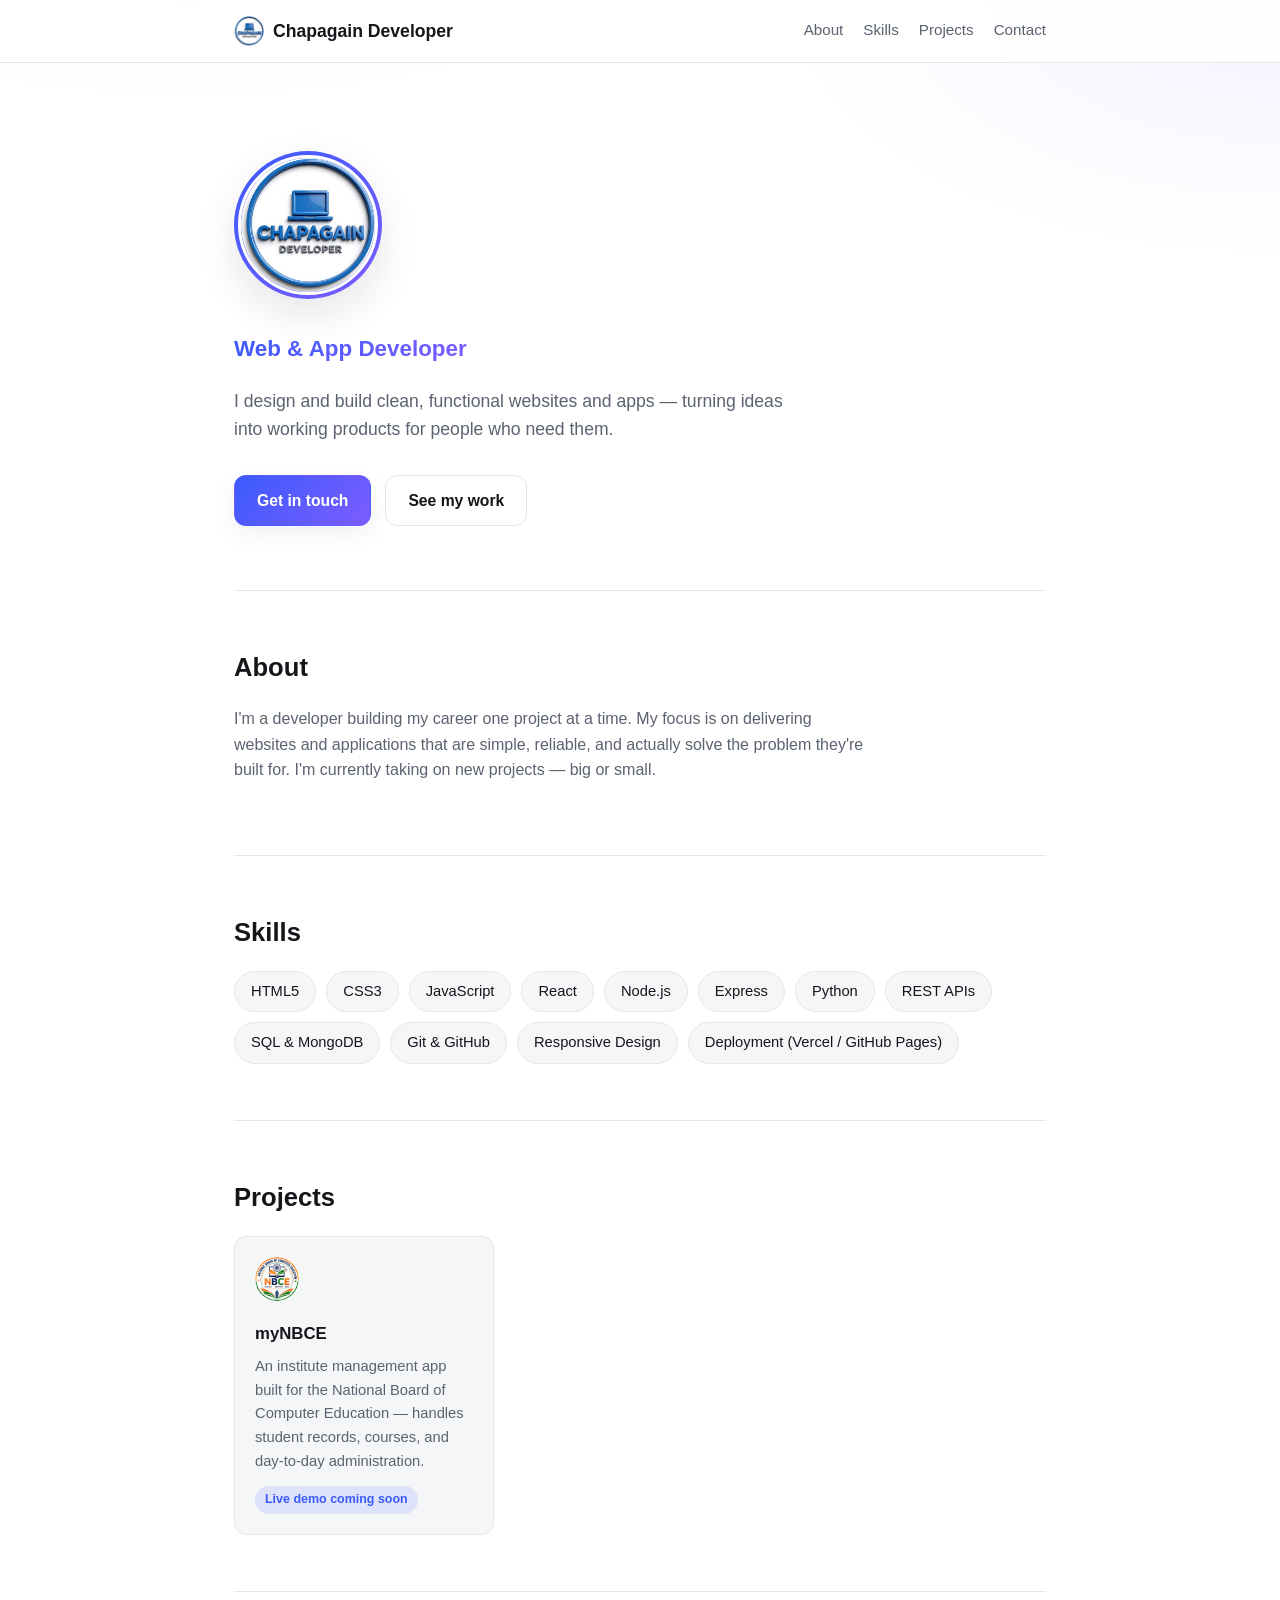
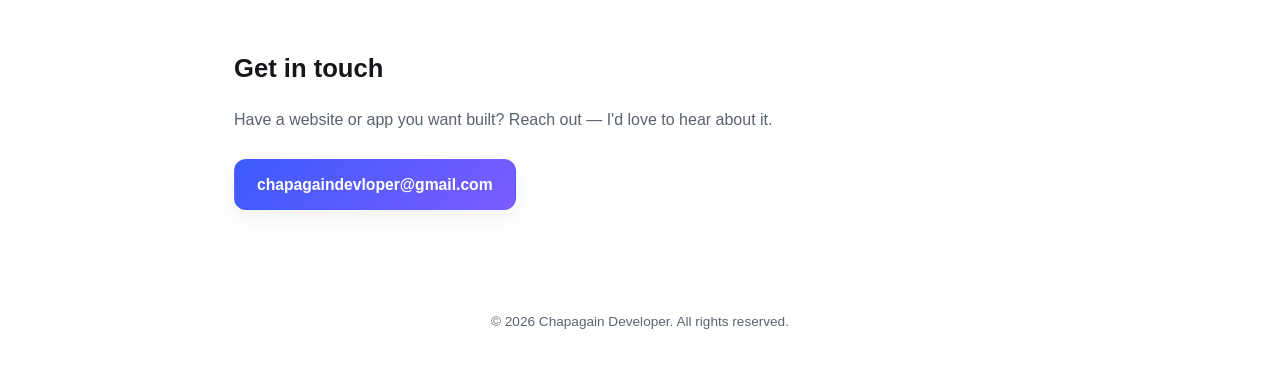
<file: index.html>
<!DOCTYPE html>
<html lang="en">
<head>
<meta charset="UTF-8">
<meta name="viewport" content="width=device-width, initial-scale=1.0">
<title>Chapagain Developer — Web & App Developer</title>
<meta name="description" content="Chapagain Developer — Web & App Developer. Building clean, functional websites and apps.">
<link rel="icon" type="image/png" href="assets/logo.png">
<link rel="stylesheet" href="style.css">
</head>
<body>

<header class="nav">
  <div class="nav-inner">
    <a href="#top" class="logo">
      <img src="assets/logo.png" alt="" class="logo-icon">
      Chapagain Developer
    </a>
    <nav>
      <a href="#about">About</a>
      <a href="#skills">Skills</a>
      <a href="#projects">Projects</a>
      <a href="#contact">Contact</a>
    </nav>
  </div>
</header>

<main>
  <section id="top" class="hero">
    <div class="hero-photo-wrap">
      <img class="hero-photo" src="assets/profile.jpg" alt="Chapagain Developer logo">
    </div>
    <h1 class="sr-only">Chapagain Developer</h1>
    <p class="tagline">Web &amp; App Developer</p>
    <p class="hero-text">I design and build clean, functional websites and apps — turning ideas into working products for people who need them.</p>
    <div class="hero-actions">
      <a href="#contact" class="btn btn-primary">Get in touch</a>
      <a href="#projects" class="btn btn-ghost">See my work</a>
    </div>
  </section>

  <section id="about" class="section">
    <h2>About</h2>
    <p>I'm a developer building my career one project at a time. My focus is on delivering websites and applications that are simple, reliable, and actually solve the problem they're built for. I'm currently taking on new projects — big or small.</p>
  </section>

  <section id="skills" class="section">
    <h2>Skills</h2>
    <ul class="skills-grid">
      <li>HTML5</li>
      <li>CSS3</li>
      <li>JavaScript</li>
      <li>React</li>
      <li>Node.js</li>
      <li>Express</li>
      <li>Python</li>
      <li>REST APIs</li>
      <li>SQL &amp; MongoDB</li>
      <li>Git &amp; GitHub</li>
      <li>Responsive Design</li>
      <li>Deployment (Vercel / GitHub Pages)</li>
    </ul>
  </section>

  <section id="projects" class="section">
    <h2>Projects</h2>
    <div class="projects-grid">
      <div class="project-card">
        <img class="project-logo" src="assets/project-mynbce.png" alt="myNBCE logo">
        <h3>myNBCE</h3>
        <p>An institute management app built for the National Board of Computer Education — handles student records, courses, and day-to-day administration.</p>
        <span class="project-status">Live demo coming soon</span>
      </div>
    </div>
  </section>

  <section id="contact" class="section contact">
    <h2>Get in touch</h2>
    <p>Have a website or app you want built? Reach out — I'd love to hear about it.</p>
    <a class="btn btn-primary" href="mailto:chapagaindevloper@gmail.com">chapagaindevloper@gmail.com</a>
  </section>
</main>

<footer class="footer">
  <p>&copy; <span id="year"></span> Chapagain Developer. All rights reserved.</p>
</footer>

<script src="script.js"></script>
</body>
</html>
</file>
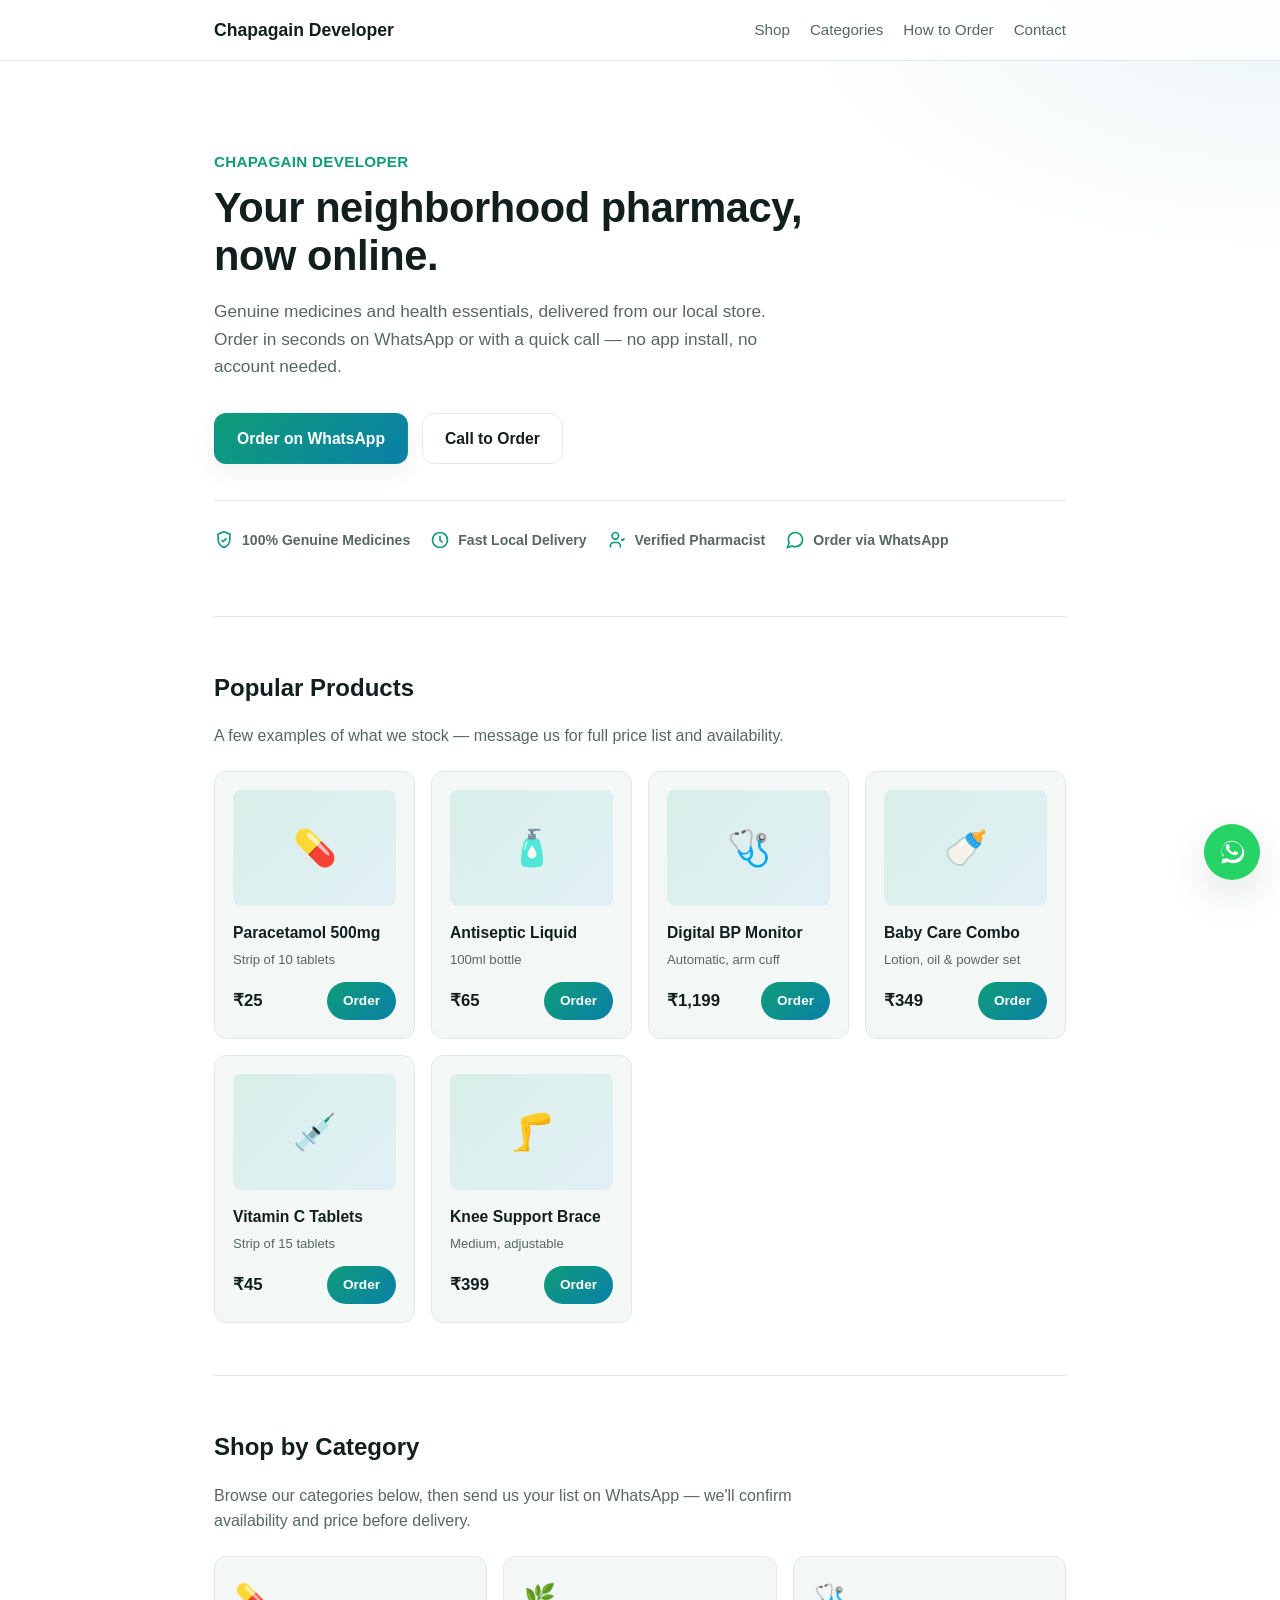
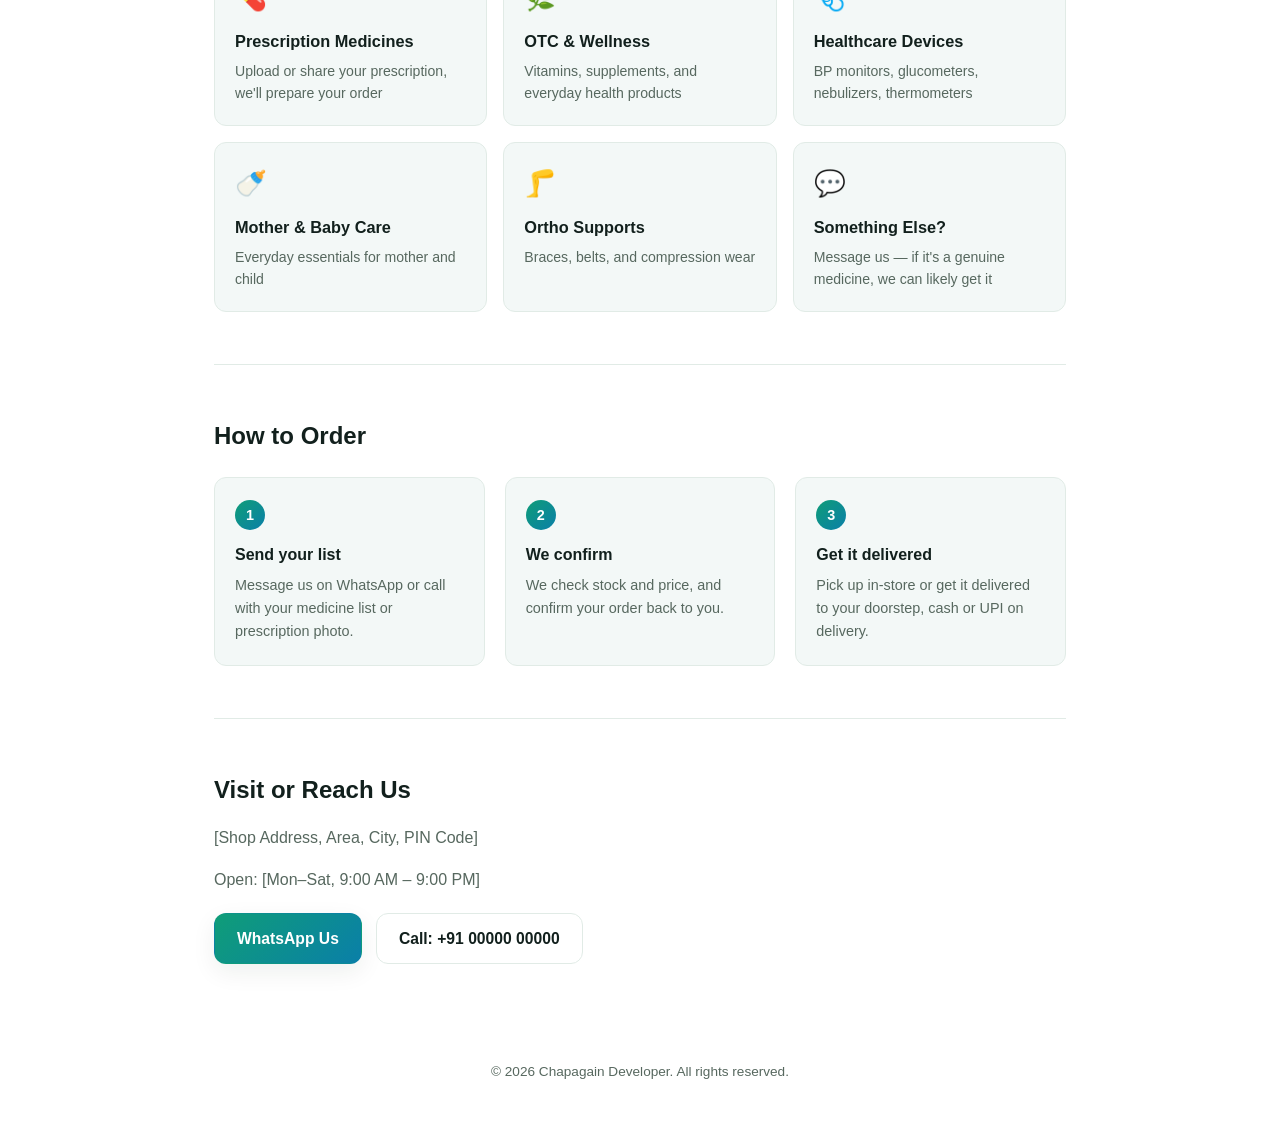
<file: pharmacy-shop/index.html>
<!DOCTYPE html>
<html lang="en">
<head>
<meta charset="UTF-8">
<meta name="viewport" content="width=device-width, initial-scale=1.0">
<title>Chapagain Developer — Medicines & Health Essentials</title>
<meta name="description" content="Chapagain Developer — order medicines and health essentials via WhatsApp or call. Fast local delivery.">
<link rel="manifest" href="manifest.json">
<meta name="theme-color" content="#0f9d78">
<link rel="icon" type="image/png" href="assets/icon-192.png">
<link rel="apple-touch-icon" href="assets/icon-192.png">
<link rel="stylesheet" href="style.css">
</head>
<body>

<a href="https://wa.me/910000000000" class="whatsapp-float" target="_blank" rel="noopener" aria-label="Order on WhatsApp">
  <svg viewBox="0 0 32 32" width="28" height="28" fill="currentColor"><path d="M16 3C9.4 3 4 8.4 4 15c0 2.3.6 4.4 1.7 6.3L4 29l7.9-1.6c1.8.9 3.9 1.4 6.1 1.4 6.6 0 12-5.4 12-12S22.6 3 16 3zm0 21.8c-2 0-3.9-.5-5.5-1.5l-.4-.2-4.7 1 1-4.6-.3-.4C4.9 17.8 4.4 16.4 4.4 15 4.4 9 9 4.4 16 4.4S27.6 9 27.6 15 22.6 24.8 16 24.8zm6.1-8.9c-.3-.2-2-1-2.3-1.1-.3-.1-.5-.2-.8.2s-.9 1.1-1.1 1.3-.4.3-.7.1c-.3-.2-1.4-.5-2.7-1.6-1-.9-1.6-2-1.8-2.3-.2-.3 0-.5.1-.6.1-.1.3-.3.5-.5.2-.2.2-.3.3-.5.1-.2.1-.4 0-.6-.1-.2-.8-1.9-1.1-2.6-.3-.7-.6-.6-.8-.6h-.7c-.2 0-.6.1-.9.4-.3.3-1.2 1.1-1.2 2.8s1.2 3.2 1.4 3.5c.2.3 2.4 3.7 5.9 5.1.8.3 1.5.6 2 .7.8.3 1.6.2 2.2.1.7-.1 2-.8 2.2-1.6.3-.8.3-1.5.2-1.6-.1-.2-.3-.3-.6-.4z"/></svg>
</a>

<header class="nav">
  <div class="nav-inner">
    <a href="#top" class="logo">Chapagain Developer</a>
    <nav>
      <a href="#products">Shop</a>
      <a href="#categories">Categories</a>
      <a href="#order">How to Order</a>
      <a href="#contact">Contact</a>
    </nav>
  </div>
</header>

<main>
  <section id="top" class="hero">
    <p class="eyebrow">Chapagain Developer</p>
    <h1>Your neighborhood pharmacy, now online.</h1>
    <p class="hero-text">Genuine medicines and health essentials, delivered from our local store. Order in seconds on WhatsApp or with a quick call — no app install, no account needed.</p>
    <div class="hero-actions">
      <a href="https://wa.me/910000000000" class="btn btn-primary" target="_blank" rel="noopener">Order on WhatsApp</a>
      <a href="tel:+910000000000" class="btn btn-ghost">Call to Order</a>
    </div>
    <div class="trust-row">
      <div class="trust-item">
        <svg viewBox="0 0 24 24" width="20" height="20" fill="none" stroke="currentColor" stroke-width="2"><path d="M12 2l7 3v6c0 5-3.5 8.5-7 10-3.5-1.5-7-5-7-10V5l7-3z"/><path d="M9 12l2 2 4-4"/></svg>
        <span>100% Genuine Medicines</span>
      </div>
      <div class="trust-item">
        <svg viewBox="0 0 24 24" width="20" height="20" fill="none" stroke="currentColor" stroke-width="2"><circle cx="12" cy="12" r="9"/><path d="M12 7v5l3 3"/></svg>
        <span>Fast Local Delivery</span>
      </div>
      <div class="trust-item">
        <svg viewBox="0 0 24 24" width="20" height="20" fill="none" stroke="currentColor" stroke-width="2"><path d="M4 21v-2a4 4 0 0 1 4-4h4a4 4 0 0 1 4 4v2"/><circle cx="10" cy="7" r="4"/><path d="M17 11l1.5 1.5L21 10"/></svg>
        <span>Verified Pharmacist</span>
      </div>
      <div class="trust-item">
        <svg viewBox="0 0 24 24" width="20" height="20" fill="none" stroke="currentColor" stroke-width="2"><path d="M21 11.5a8.38 8.38 0 0 1-.9 3.8 8.5 8.5 0 0 1-7.6 4.7 8.38 8.38 0 0 1-3.8-.9L3 21l1.9-5.7a8.38 8.38 0 0 1-.9-3.8 8.5 8.5 0 0 1 4.7-7.6 8.38 8.38 0 0 1 3.8-.9h.5a8.48 8.48 0 0 1 8 8v.5z"/></svg>
        <span>Order via WhatsApp</span>
      </div>
    </div>
  </section>

  <section id="products" class="section">
    <h2>Popular Products</h2>
    <p>A few examples of what we stock — message us for full price list and availability.</p>
    <div class="product-grid">
      <div class="product-card">
        <div class="product-thumb">💊</div>
        <h3>Paracetamol 500mg</h3>
        <p class="product-meta">Strip of 10 tablets</p>
        <div class="product-row">
          <span class="price">₹25</span>
          <a class="btn-small" href="https://wa.me/910000000000?text=Hi%2C%20I%27d%20like%20to%20order%20Paracetamol%20500mg." target="_blank" rel="noopener">Order</a>
        </div>
      </div>
      <div class="product-card">
        <div class="product-thumb">🧴</div>
        <h3>Antiseptic Liquid</h3>
        <p class="product-meta">100ml bottle</p>
        <div class="product-row">
          <span class="price">₹65</span>
          <a class="btn-small" href="https://wa.me/910000000000?text=Hi%2C%20I%27d%20like%20to%20order%20Antiseptic%20Liquid." target="_blank" rel="noopener">Order</a>
        </div>
      </div>
      <div class="product-card">
        <div class="product-thumb">🩺</div>
        <h3>Digital BP Monitor</h3>
        <p class="product-meta">Automatic, arm cuff</p>
        <div class="product-row">
          <span class="price">₹1,199</span>
          <a class="btn-small" href="https://wa.me/910000000000?text=Hi%2C%20I%27d%20like%20to%20order%20a%20Digital%20BP%20Monitor." target="_blank" rel="noopener">Order</a>
        </div>
      </div>
      <div class="product-card">
        <div class="product-thumb">🍼</div>
        <h3>Baby Care Combo</h3>
        <p class="product-meta">Lotion, oil & powder set</p>
        <div class="product-row">
          <span class="price">₹349</span>
          <a class="btn-small" href="https://wa.me/910000000000?text=Hi%2C%20I%27d%20like%20to%20order%20the%20Baby%20Care%20Combo." target="_blank" rel="noopener">Order</a>
        </div>
      </div>
      <div class="product-card">
        <div class="product-thumb">💉</div>
        <h3>Vitamin C Tablets</h3>
        <p class="product-meta">Strip of 15 tablets</p>
        <div class="product-row">
          <span class="price">₹45</span>
          <a class="btn-small" href="https://wa.me/910000000000?text=Hi%2C%20I%27d%20like%20to%20order%20Vitamin%20C%20Tablets." target="_blank" rel="noopener">Order</a>
        </div>
      </div>
      <div class="product-card">
        <div class="product-thumb">🦵</div>
        <h3>Knee Support Brace</h3>
        <p class="product-meta">Medium, adjustable</p>
        <div class="product-row">
          <span class="price">₹399</span>
          <a class="btn-small" href="https://wa.me/910000000000?text=Hi%2C%20I%27d%20like%20to%20order%20a%20Knee%20Support%20Brace." target="_blank" rel="noopener">Order</a>
        </div>
      </div>
    </div>
  </section>

  <section id="categories" class="section">
    <h2>Shop by Category</h2>
    <p>Browse our categories below, then send us your list on WhatsApp — we'll confirm availability and price before delivery.</p>
    <div class="cat-grid">
      <a class="cat-card" href="https://wa.me/910000000000?text=Hi%2C%20I%27d%20like%20to%20order%20prescription%20medicines." target="_blank" rel="noopener">
        <span class="cat-icon">💊</span>
        <h3>Prescription Medicines</h3>
        <p>Upload or share your prescription, we'll prepare your order</p>
      </a>
      <a class="cat-card" href="https://wa.me/910000000000?text=Hi%2C%20I%27d%20like%20to%20order%20OTC%20%26%20wellness%20products." target="_blank" rel="noopener">
        <span class="cat-icon">🌿</span>
        <h3>OTC & Wellness</h3>
        <p>Vitamins, supplements, and everyday health products</p>
      </a>
      <a class="cat-card" href="https://wa.me/910000000000?text=Hi%2C%20I%27d%20like%20to%20order%20healthcare%20devices." target="_blank" rel="noopener">
        <span class="cat-icon">🩺</span>
        <h3>Healthcare Devices</h3>
        <p>BP monitors, glucometers, nebulizers, thermometers</p>
      </a>
      <a class="cat-card" href="https://wa.me/910000000000?text=Hi%2C%20I%27d%20like%20to%20order%20mother%20%26%20baby%20care%20products." target="_blank" rel="noopener">
        <span class="cat-icon">🍼</span>
        <h3>Mother & Baby Care</h3>
        <p>Everyday essentials for mother and child</p>
      </a>
      <a class="cat-card" href="https://wa.me/910000000000?text=Hi%2C%20I%27d%20like%20to%20order%20orthopedic%20support%20items." target="_blank" rel="noopener">
        <span class="cat-icon">🦵</span>
        <h3>Ortho Supports</h3>
        <p>Braces, belts, and compression wear</p>
      </a>
      <a class="cat-card" href="https://wa.me/910000000000?text=Hi%2C%20I%20have%20a%20different%20product%20in%20mind." target="_blank" rel="noopener">
        <span class="cat-icon">💬</span>
        <h3>Something Else?</h3>
        <p>Message us — if it's a genuine medicine, we can likely get it</p>
      </a>
    </div>
  </section>

  <section id="order" class="section">
    <h2>How to Order</h2>
    <div class="steps">
      <div class="step">
        <span class="step-num">1</span>
        <h3>Send your list</h3>
        <p>Message us on WhatsApp or call with your medicine list or prescription photo.</p>
      </div>
      <div class="step">
        <span class="step-num">2</span>
        <h3>We confirm</h3>
        <p>We check stock and price, and confirm your order back to you.</p>
      </div>
      <div class="step">
        <span class="step-num">3</span>
        <h3>Get it delivered</h3>
        <p>Pick up in-store or get it delivered to your doorstep, cash or UPI on delivery.</p>
      </div>
    </div>
  </section>

  <section id="contact" class="section contact">
    <h2>Visit or Reach Us</h2>
    <p>[Shop Address, Area, City, PIN Code]</p>
    <p>Open: [Mon–Sat, 9:00 AM – 9:00 PM]</p>
    <div class="hero-actions">
      <a href="https://wa.me/910000000000" class="btn btn-primary" target="_blank" rel="noopener">WhatsApp Us</a>
      <a href="tel:+910000000000" class="btn btn-ghost">Call: +91 00000 00000</a>
    </div>
  </section>
</main>

<footer class="footer">
  <p>&copy; <span id="year"></span> Chapagain Developer. All rights reserved.</p>
</footer>

<script src="script.js"></script>
<script>
  if ("serviceWorker" in navigator) {
    navigator.serviceWorker.register("sw.js");
  }
</script>
</body>
</html>
</file>
<file: style.css>
:root {
  --bg: #ffffff;
  --bg-alt: #f5f6f8;
  --text: #14161a;
  --text-muted: #5b6270;
  --accent: #3b5bfd;
  --accent-2: #7c5cff;
  --accent-text: #ffffff;
  --border: #e4e6ea;
  --radius: 12px;
  --shadow: 0 8px 24px rgba(20, 22, 26, 0.06);
  --shadow-lg: 0 16px 40px rgba(20, 22, 26, 0.1);
}

@media (prefers-color-scheme: dark) {
  :root {
    --bg: #0f1115;
    --bg-alt: #171a21;
    --text: #f2f3f5;
    --text-muted: #9aa1ad;
    --accent: #6d8bff;
    --accent-2: #9c85ff;
    --accent-text: #0f1115;
    --border: #262a33;
    --shadow: 0 8px 24px rgba(0, 0, 0, 0.35);
    --shadow-lg: 0 16px 40px rgba(0, 0, 0, 0.45);
  }
}

* { box-sizing: border-box; }

html { scroll-behavior: smooth; }

body {
  margin: 0;
  font-family: -apple-system, BlinkMacSystemFont, "Segoe UI", Roboto, Helvetica, Arial, sans-serif;
  background:
    radial-gradient(600px 300px at 15% -10%, color-mix(in srgb, var(--accent) 10%, transparent), transparent),
    radial-gradient(500px 260px at 100% 0%, color-mix(in srgb, var(--accent-2) 8%, transparent), transparent),
    var(--bg);
  color: var(--text);
  line-height: 1.6;
}

a {
  color: var(--accent);
  text-decoration: none;
  transition: color 0.2s ease;
}

.nav {
  position: sticky;
  top: 0;
  background: color-mix(in srgb, var(--bg) 85%, transparent);
  backdrop-filter: blur(10px);
  border-bottom: 1px solid var(--border);
  z-index: 10;
}

.nav-inner {
  max-width: 860px;
  margin: 0 auto;
  padding: 16px 24px;
  display: flex;
  justify-content: space-between;
  align-items: center;
  flex-wrap: wrap;
  gap: 10px;
}

.logo {
  display: flex;
  align-items: center;
  gap: 9px;
  font-weight: 700;
  font-size: 1.1rem;
  color: var(--text);
}

.logo-icon {
  width: 30px;
  height: 30px;
  border-radius: 50%;
}

.nav nav {
  display: flex;
  gap: 20px;
}

.nav nav a {
  position: relative;
  color: var(--text-muted);
  font-size: 0.95rem;
  padding-bottom: 2px;
}

.nav nav a::after {
  content: "";
  position: absolute;
  left: 0;
  right: 100%;
  bottom: -2px;
  height: 2px;
  background: var(--accent);
  border-radius: 2px;
  transition: right 0.25s ease;
}

.nav nav a:hover {
  color: var(--text);
}

.nav nav a:hover::after {
  right: 0;
}

main {
  max-width: 860px;
  margin: 0 auto;
  padding: 0 24px;
}

.hero {
  padding: 88px 0 64px;
  display: flex;
  flex-direction: column;
  align-items: flex-start;
  animation: fade-up 0.7s ease both;
}

.hero-photo-wrap {
  margin-bottom: 24px;
  padding: 4px;
  border-radius: 50%;
  background: linear-gradient(135deg, var(--accent), var(--accent-2));
  box-shadow: var(--shadow-lg);
}

.hero-photo {
  display: block;
  width: 140px;
  height: 140px;
  border-radius: 50%;
  object-fit: cover;
  border: 3px solid var(--bg);
}

.sr-only {
  position: absolute;
  width: 1px;
  height: 1px;
  padding: 0;
  margin: -1px;
  overflow: hidden;
  clip: rect(0, 0, 0, 0);
  white-space: nowrap;
  border: 0;
}

.hero h1 {
  font-size: 3.2rem;
  margin: 0;
  line-height: 1.1;
  letter-spacing: -0.02em;
}

.tagline {
  font-size: 1.4rem;
  background: linear-gradient(135deg, var(--accent), var(--accent-2));
  -webkit-background-clip: text;
  background-clip: text;
  color: transparent;
  font-weight: 700;
  margin: 8px 0 20px;
}

.hero-text {
  max-width: 560px;
  color: var(--text-muted);
  font-size: 1.1rem;
  margin: 0 0 32px;
}

.hero-actions {
  display: flex;
  gap: 14px;
  flex-wrap: wrap;
}

.btn {
  display: inline-block;
  padding: 12px 22px;
  border-radius: var(--radius);
  font-weight: 600;
  font-size: 0.98rem;
  border: 1px solid transparent;
  transition: transform 0.2s ease, box-shadow 0.2s ease, background 0.2s ease;
}

.btn-primary {
  background: linear-gradient(135deg, var(--accent), var(--accent-2));
  color: var(--accent-text);
  box-shadow: var(--shadow);
}

.btn-primary:hover {
  transform: translateY(-2px);
  box-shadow: var(--shadow-lg);
}

.btn-ghost {
  border-color: var(--border);
  color: var(--text);
  background: var(--bg);
}

.btn-ghost:hover {
  transform: translateY(-2px);
  border-color: var(--accent);
  color: var(--accent);
}

.section {
  padding: 56px 0;
  border-top: 1px solid var(--border);
  animation: fade-up 0.7s ease both;
}

.section h2 {
  font-size: 1.6rem;
  margin: 0 0 18px;
}

.section p {
  color: var(--text-muted);
  max-width: 640px;
}

.skills-grid {
  list-style: none;
  padding: 0;
  margin: 0;
  display: flex;
  flex-wrap: wrap;
  gap: 10px;
}

.skills-grid li {
  background: var(--bg-alt);
  border: 1px solid var(--border);
  border-radius: 999px;
  padding: 8px 16px;
  font-size: 0.92rem;
  transition: transform 0.2s ease, border-color 0.2s ease, color 0.2s ease;
}

.skills-grid li:hover {
  transform: translateY(-2px);
  border-color: var(--accent);
  color: var(--accent);
}

.projects-grid {
  display: grid;
  grid-template-columns: repeat(auto-fill, minmax(240px, 1fr));
  gap: 16px;
}

.project-card {
  background: var(--bg-alt);
  border: 1px solid var(--border);
  border-radius: var(--radius);
  padding: 20px;
  transition: transform 0.2s ease, box-shadow 0.2s ease;
}

.project-card:not(.placeholder):hover {
  transform: translateY(-3px);
  box-shadow: var(--shadow);
}

.project-card.placeholder {
  border-style: dashed;
}

.project-logo {
  width: 44px;
  height: 44px;
  border-radius: 50%;
  margin-bottom: 12px;
}

.project-card h3 {
  margin: 0 0 8px;
  font-size: 1.05rem;
}

.project-card p {
  margin: 0 0 12px;
  font-size: 0.92rem;
}

.project-status {
  display: inline-block;
  font-size: 0.78rem;
  font-weight: 600;
  color: var(--accent);
  background: color-mix(in srgb, var(--accent) 12%, transparent);
  padding: 4px 10px;
  border-radius: 999px;
}

.contact .btn {
  margin-top: 10px;
}

@keyframes fade-up {
  from {
    opacity: 0;
    transform: translateY(14px);
  }
  to {
    opacity: 1;
    transform: translateY(0);
  }
}

@media (prefers-reduced-motion: reduce) {
  .hero, .section {
    animation: none;
  }
}

.footer {
  text-align: center;
  color: var(--text-muted);
  font-size: 0.85rem;
  padding: 32px 24px;
}

@media (max-width: 560px) {
  .hero h1 { font-size: 2.1rem; }
  .logo { font-size: 1rem; }
  .nav nav { gap: 12px; }
}
</file>
<file: pharmacy-shop/style.css>
:root {
  --bg: #ffffff;
  --bg-alt: #f3f8f7;
  --text: #12201d;
  --text-muted: #57685f;
  --accent: #0f9d78;
  --accent-2: #0a7fa8;
  --accent-text: #ffffff;
  --border: #e1ebe6;
  --radius: 12px;
  --shadow: 0 8px 24px rgba(15, 40, 30, 0.07);
  --shadow-lg: 0 16px 40px rgba(15, 40, 30, 0.12);
}

@media (prefers-color-scheme: dark) {
  :root {
    --bg: #0e1512;
    --bg-alt: #16201c;
    --text: #eef4f1;
    --text-muted: #9fb0a8;
    --accent: #2ad4a0;
    --accent-2: #3fb8e6;
    --accent-text: #0e1512;
    --border: #253028;
    --shadow: 0 8px 24px rgba(0, 0, 0, 0.35);
    --shadow-lg: 0 16px 40px rgba(0, 0, 0, 0.45);
  }
}

* { box-sizing: border-box; }

html { scroll-behavior: smooth; }

body {
  margin: 0;
  font-family: -apple-system, BlinkMacSystemFont, "Segoe UI", Roboto, Helvetica, Arial, sans-serif;
  background:
    radial-gradient(600px 300px at 15% -10%, color-mix(in srgb, var(--accent) 10%, transparent), transparent),
    radial-gradient(500px 260px at 100% 0%, color-mix(in srgb, var(--accent-2) 8%, transparent), transparent),
    var(--bg);
  color: var(--text);
  line-height: 1.6;
}

a { color: var(--accent); text-decoration: none; transition: color 0.2s ease; }

.nav {
  position: sticky;
  top: 0;
  background: color-mix(in srgb, var(--bg) 85%, transparent);
  backdrop-filter: blur(10px);
  border-bottom: 1px solid var(--border);
  z-index: 10;
}

.nav-inner {
  max-width: 900px;
  margin: 0 auto;
  padding: 16px 24px;
  display: flex;
  justify-content: space-between;
  align-items: center;
  flex-wrap: wrap;
  gap: 10px;
}

.logo {
  font-weight: 700;
  font-size: 1.1rem;
  color: var(--text);
}

.nav nav { display: flex; gap: 20px; flex-wrap: wrap; }

.nav nav a {
  position: relative;
  color: var(--text-muted);
  font-size: 0.95rem;
}

.nav nav a:hover { color: var(--text); }

main {
  max-width: 900px;
  margin: 0 auto;
  padding: 0 24px;
}

.hero {
  padding: 88px 0 64px;
  animation: fade-up 0.7s ease both;
}

.eyebrow {
  display: inline-block;
  color: var(--accent);
  font-weight: 700;
  margin: 0 0 10px;
  font-size: 0.95rem;
  letter-spacing: 0.02em;
  text-transform: uppercase;
}

.hero h1 {
  font-size: 2.6rem;
  margin: 0 0 18px;
  line-height: 1.15;
  letter-spacing: -0.01em;
  max-width: 640px;
}

.hero-text {
  max-width: 560px;
  color: var(--text-muted);
  font-size: 1.08rem;
  margin: 0 0 32px;
}

.hero-actions { display: flex; gap: 14px; flex-wrap: wrap; }

.trust-row {
  display: flex;
  flex-wrap: wrap;
  gap: 20px;
  margin-top: 36px;
  padding-top: 28px;
  border-top: 1px solid var(--border);
}

.trust-item {
  display: flex;
  align-items: center;
  gap: 8px;
  color: var(--text-muted);
  font-size: 0.88rem;
  font-weight: 600;
}

.trust-item svg { color: var(--accent); flex-shrink: 0; }

.btn {
  display: inline-block;
  padding: 12px 22px;
  border-radius: var(--radius);
  font-weight: 600;
  font-size: 0.98rem;
  border: 1px solid transparent;
  transition: transform 0.2s ease, box-shadow 0.2s ease;
}

.btn-primary {
  background: linear-gradient(135deg, var(--accent), var(--accent-2));
  color: var(--accent-text);
  box-shadow: var(--shadow);
}

.btn-primary:hover { transform: translateY(-2px); box-shadow: var(--shadow-lg); }

.btn-ghost { border-color: var(--border); color: var(--text); background: var(--bg); }

.btn-ghost:hover { transform: translateY(-2px); border-color: var(--accent); color: var(--accent); }

.section {
  padding: 52px 0;
  border-top: 1px solid var(--border);
  animation: fade-up 0.7s ease both;
}

.section h2 { font-size: 1.5rem; margin: 0 0 14px; }

.section > p { color: var(--text-muted); max-width: 640px; }

.cat-grid {
  display: grid;
  grid-template-columns: repeat(auto-fill, minmax(220px, 1fr));
  gap: 16px;
  margin-top: 22px;
}

.cat-card {
  display: block;
  background: var(--bg-alt);
  border: 1px solid var(--border);
  border-radius: var(--radius);
  padding: 20px;
  color: var(--text);
  transition: transform 0.2s ease, box-shadow 0.2s ease, border-color 0.2s ease;
}

.cat-card:hover {
  transform: translateY(-3px);
  box-shadow: var(--shadow);
  border-color: var(--accent);
}

.cat-icon {
  display: block;
  font-size: 1.6rem;
  margin-bottom: 10px;
}

.cat-card h3 { margin: 0 0 6px; font-size: 1.02rem; }

.cat-card p { margin: 0; font-size: 0.88rem; color: var(--text-muted); }

.product-grid {
  display: grid;
  grid-template-columns: repeat(auto-fill, minmax(200px, 1fr));
  gap: 16px;
  margin-top: 22px;
}

.product-card {
  background: var(--bg-alt);
  border: 1px solid var(--border);
  border-radius: var(--radius);
  padding: 18px;
  transition: transform 0.2s ease, box-shadow 0.2s ease;
}

.product-card:hover {
  transform: translateY(-3px);
  box-shadow: var(--shadow);
}

.product-thumb {
  width: 100%;
  aspect-ratio: 1.4 / 1;
  border-radius: 8px;
  background: linear-gradient(135deg, color-mix(in srgb, var(--accent) 16%, var(--bg)), color-mix(in srgb, var(--accent-2) 12%, var(--bg)));
  display: flex;
  align-items: center;
  justify-content: center;
  font-size: 2.2rem;
  margin-bottom: 14px;
}

.product-card h3 { margin: 0 0 4px; font-size: 0.98rem; }

.product-meta { margin: 0 0 12px; font-size: 0.82rem; color: var(--text-muted); }

.product-row {
  display: flex;
  align-items: center;
  justify-content: space-between;
  gap: 10px;
}

.price { font-weight: 700; font-size: 1.05rem; }

.btn-small {
  display: inline-block;
  padding: 8px 16px;
  border-radius: 999px;
  background: linear-gradient(135deg, var(--accent), var(--accent-2));
  color: var(--accent-text);
  font-weight: 600;
  font-size: 0.85rem;
  transition: transform 0.2s ease, box-shadow 0.2s ease;
}

.btn-small:hover { transform: translateY(-2px); box-shadow: var(--shadow); color: var(--accent-text); }

.steps {
  display: grid;
  grid-template-columns: repeat(auto-fit, minmax(200px, 1fr));
  gap: 20px;
  margin-top: 22px;
}

.step {
  background: var(--bg-alt);
  border: 1px solid var(--border);
  border-radius: var(--radius);
  padding: 22px 20px;
}

.step-num {
  display: inline-flex;
  align-items: center;
  justify-content: center;
  width: 30px;
  height: 30px;
  border-radius: 50%;
  background: linear-gradient(135deg, var(--accent), var(--accent-2));
  color: var(--accent-text);
  font-weight: 700;
  font-size: 0.9rem;
  margin-bottom: 12px;
}

.step h3 { margin: 0 0 6px; font-size: 1rem; }

.step p { margin: 0; font-size: 0.9rem; color: var(--text-muted); }

.contact .btn { margin-top: 4px; }

.footer {
  text-align: center;
  color: var(--text-muted);
  font-size: 0.85rem;
  padding: 32px 24px;
}

.whatsapp-float {
  position: fixed;
  right: 20px;
  bottom: 20px;
  width: 56px;
  height: 56px;
  border-radius: 50%;
  background: #25d366;
  color: #ffffff;
  display: flex;
  align-items: center;
  justify-content: center;
  box-shadow: var(--shadow-lg);
  z-index: 20;
  transition: transform 0.2s ease;
}

.whatsapp-float:hover { transform: scale(1.08); }

@keyframes fade-up {
  from { opacity: 0; transform: translateY(14px); }
  to { opacity: 1; transform: translateY(0); }
}

@media (prefers-reduced-motion: reduce) {
  .hero, .section { animation: none; }
}

@media (max-width: 560px) {
  .hero h1 { font-size: 2rem; }
  .nav nav { gap: 12px; }
}
</file>
